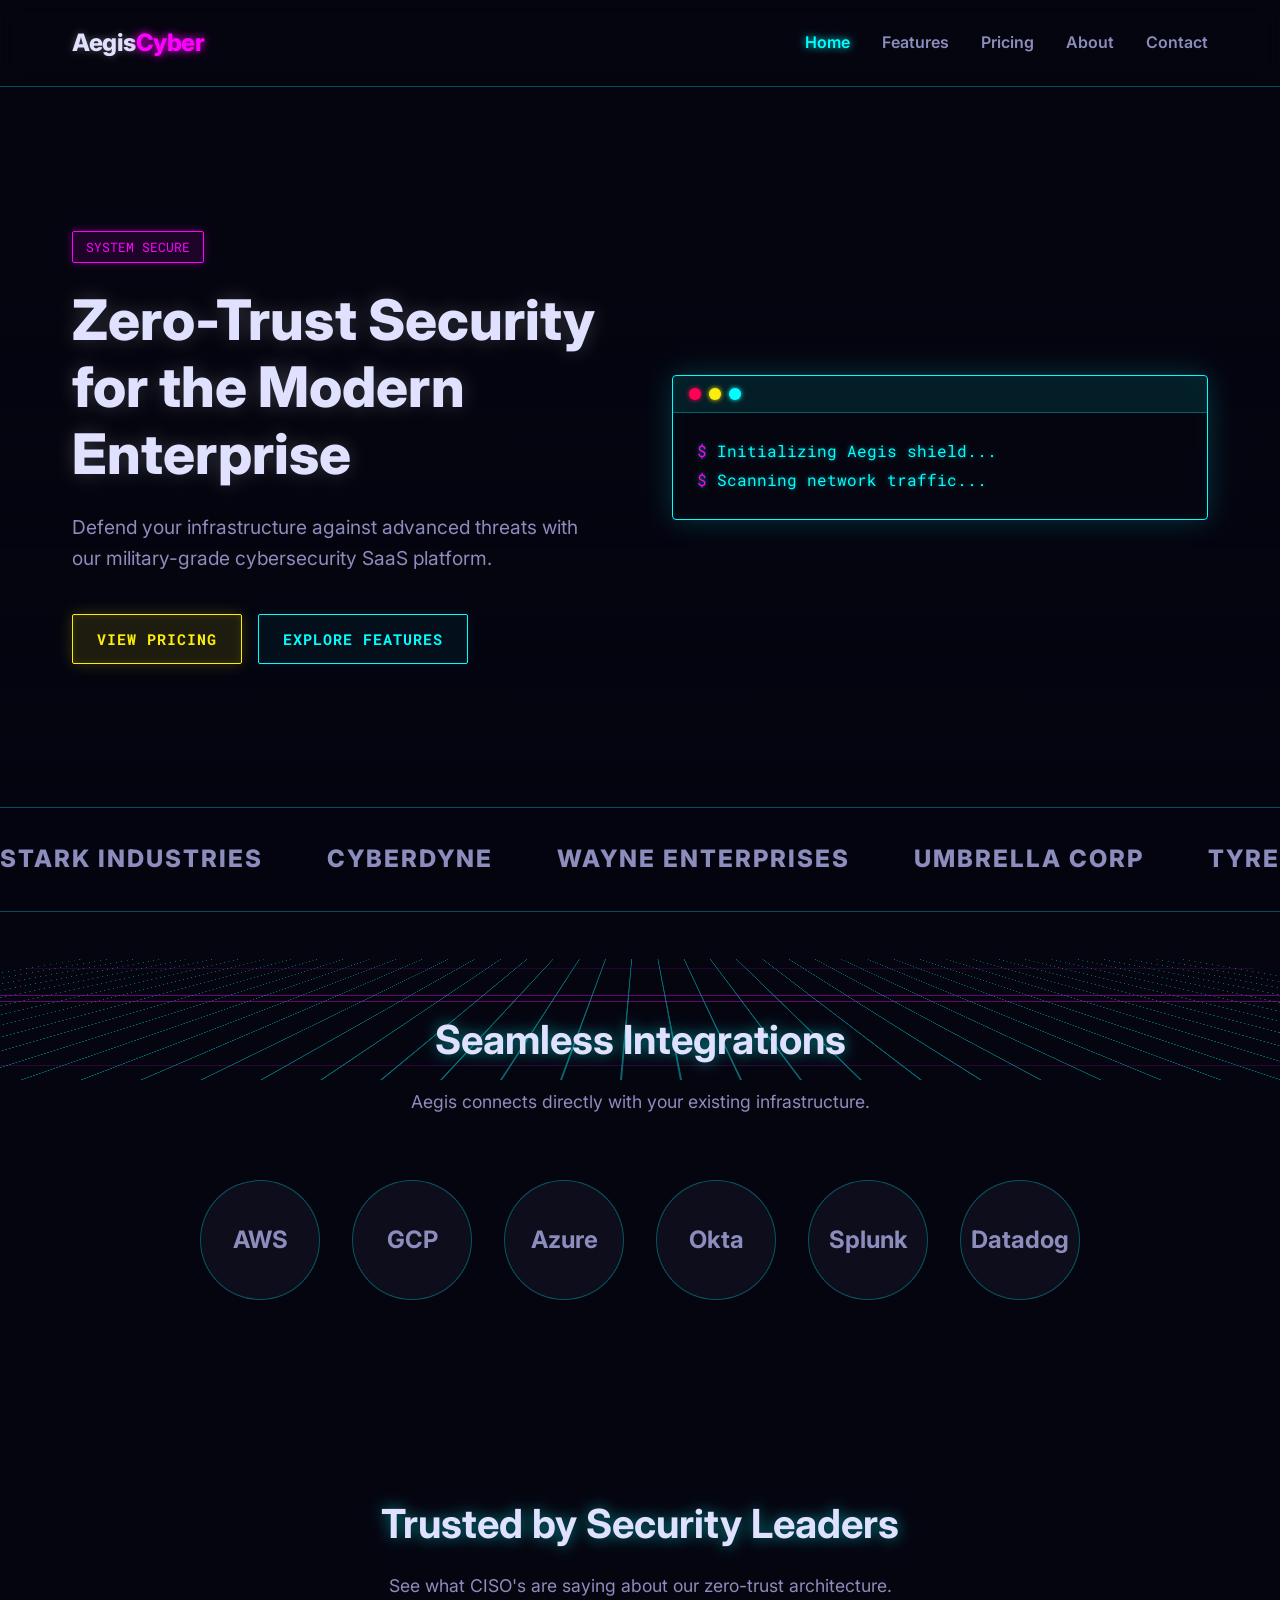
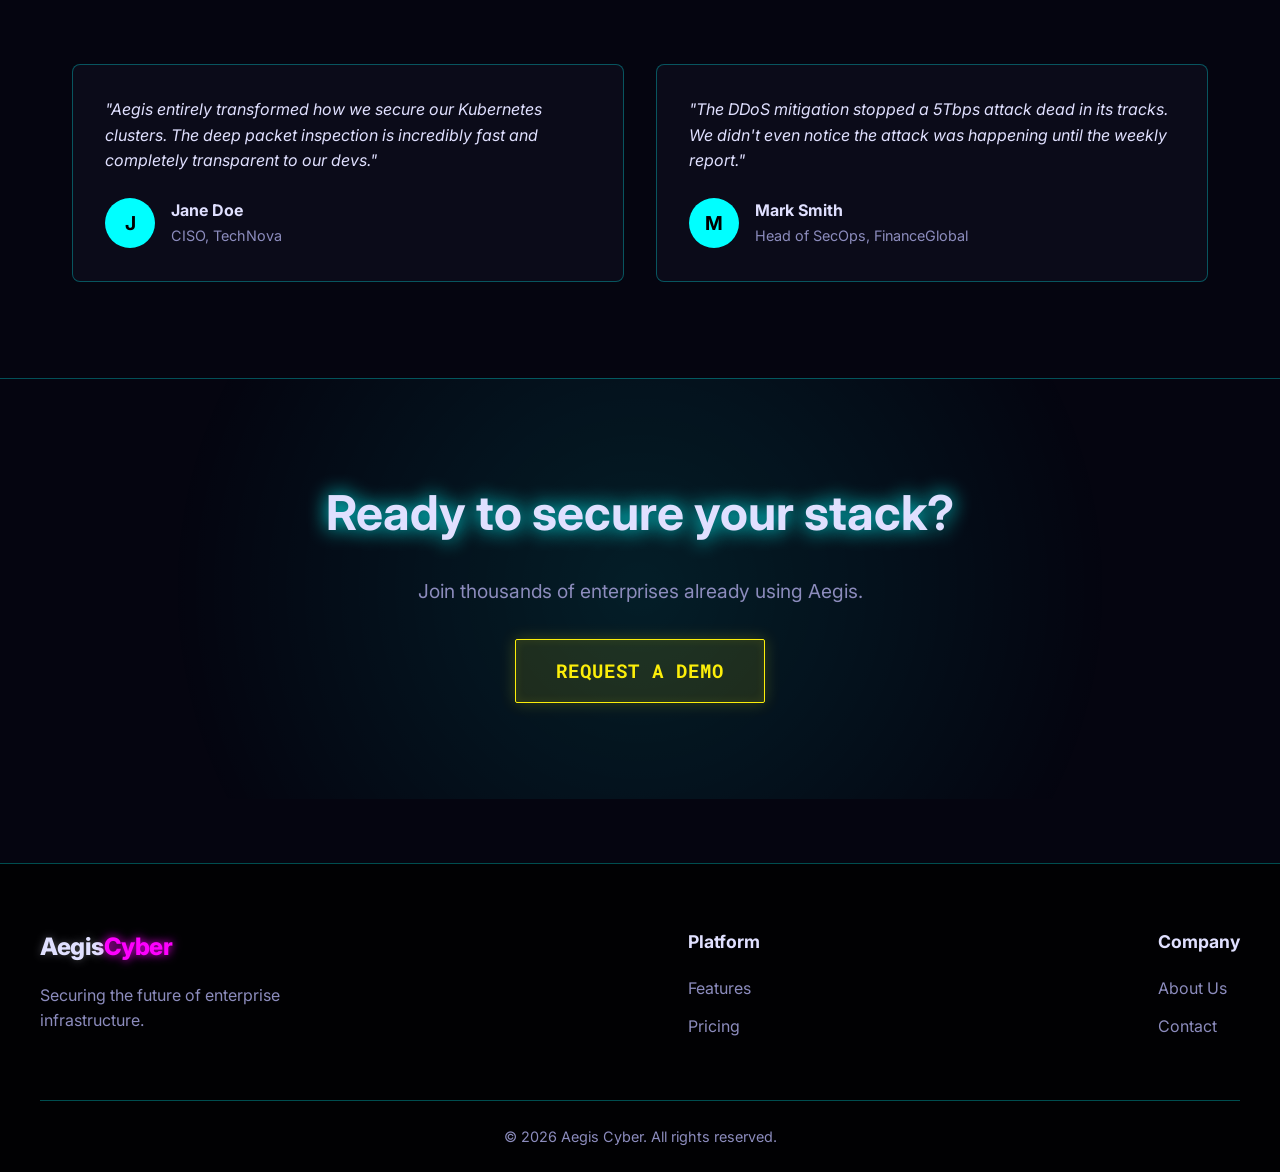
<file: index.html>
<!DOCTYPE html>
<html lang="en">
<head>
    <meta charset="UTF-8">
    <meta name="viewport" content="width=device-width, initial-scale=1.0">
    <title>Aegis Cyber - Enterprise Security</title>
    <link href="https://fonts.googleapis.com/css2?family=Roboto+Mono:wght@400;700&family=Inter:wght@400;600;800&display=swap" rel="stylesheet">
    <link rel="stylesheet" href="styles.css">
</head>
<body>
    <nav class="navbar">
        <div class="nav-container">
            <a href="index.html" class="logo">Aegis<span>Cyber</span></a>
            <ul class="nav-links">
                <li><a href="index.html" class="active">Home</a></li>
                <li><a href="features.html">Features</a></li>
                <li><a href="pricing.html">Pricing</a></li>
                <li><a href="about.html">About</a></li>
                <li><a href="contact.html">Contact</a></li>
            </ul>
        </div>
    </nav>

    <header class="hero">
        <div class="hero-content fade-in">
            <div class="badge">SYSTEM SECURE</div>
            <h1>Zero-Trust Security for the Modern Enterprise</h1>
            <p>Defend your infrastructure against advanced threats with our military-grade cybersecurity SaaS platform.</p>
            <div class="hero-actions">
                <a href="pricing.html" class="btn btn-primary">View Pricing</a>
                <a href="features.html" class="btn btn-outline">Explore Features</a>
            </div>
        </div>
        <div class="hero-visual fade-in">
            <div class="terminal-window">
                <div class="terminal-header">
                    <span class="dot red"></span>
                    <span class="dot yellow"></span>
                    <span class="dot green"></span>
                </div>
                <div class="terminal-body" id="typewriter">
                    <!-- Script.js will populate this -->
                </div>
            </div>
        </div>
    </header>

    <!-- Trusted By / Logo Ticker -->
    <div class="logo-ticker slide-up">
        <div class="ticker-track">
            <div>
                <span>Stark Industries</span>
                <span>Cyberdyne</span>
                <span>Wayne Enterprises</span>
                <span>Umbrella Corp</span>
                <span>Tyrell Corp</span>
            </div>
            <div>
                <span>Stark Industries</span>
                <span>Cyberdyne</span>
                <span>Wayne Enterprises</span>
                <span>Umbrella Corp</span>
                <span>Tyrell Corp</span>
            </div>
        </div>
    </div>

    <!-- Integrations -->
    <section class="page-section slide-up">
        <div class="section-header">
            <h2>Seamless Integrations</h2>
            <p>Aegis connects directly with your existing infrastructure.</p>
        </div>
        <div class="integrations-grid">
            <div class="integration-item">AWS</div>
            <div class="integration-item">GCP</div>
            <div class="integration-item">Azure</div>
            <div class="integration-item">Okta</div>
            <div class="integration-item">Splunk</div>
            <div class="integration-item">Datadog</div>
        </div>
    </section>

    <!-- Testimonials -->
    <section class="page-section slide-up">
        <div class="section-header">
            <h2>Trusted by Security Leaders</h2>
            <p>See what CISO's are saying about our zero-trust architecture.</p>
        </div>
        <div class="testimonials-grid">
            <div class="testimonial-card">
                <p>"Aegis entirely transformed how we secure our Kubernetes clusters. The deep packet inspection is incredibly fast and completely transparent to our devs."</p>
                <div class="testimonial-author">
                    <div class="author-avatar">J</div>
                    <div>
                        <strong>Jane Doe</strong><br>
                        <span style="color: var(--text-secondary); font-size: 0.9rem;">CISO, TechNova</span>
                    </div>
                </div>
            </div>
            <div class="testimonial-card">
                <p>"The DDoS mitigation stopped a 5Tbps attack dead in its tracks. We didn't even notice the attack was happening until the weekly report."</p>
                <div class="testimonial-author">
                    <div class="author-avatar">M</div>
                    <div>
                        <strong>Mark Smith</strong><br>
                        <span style="color: var(--text-secondary); font-size: 0.9rem;">Head of SecOps, FinanceGlobal</span>
                    </div>
                </div>
            </div>
        </div>
    </section>

    <!-- Final CTA -->
    <section class="cta-section slide-up">
        <h2>Ready to secure your stack?</h2>
        <p style="color: var(--text-secondary); margin-bottom: 2rem; font-size: 1.2rem;">Join thousands of enterprises already using Aegis.</p>
        <a href="contact.html" class="btn btn-primary" style="font-size: 1.2rem; padding: 1rem 2.5rem;">Request a Demo</a>
    </section>

    <footer>
        <div class="footer-content">
            <div class="footer-brand">
                <a href="index.html" class="logo">Aegis<span>Cyber</span></a>
                <p>Securing the future of enterprise infrastructure.</p>
            </div>
            <div class="footer-links">
                <h4>Platform</h4>
                <ul>
                    <li><a href="features.html">Features</a></li>
                    <li><a href="pricing.html">Pricing</a></li>
                </ul>
            </div>
            <div class="footer-links">
                <h4>Company</h4>
                <ul>
                    <li><a href="about.html">About Us</a></li>
                    <li><a href="contact.html">Contact</a></li>
                </ul>
            </div>
        </div>
        <div class="footer-bottom">
            <p>&copy; 2026 Aegis Cyber. All rights reserved.</p>
        </div>
    </footer>

    <script src="script.js"></script>
</body>
</html>
</file>
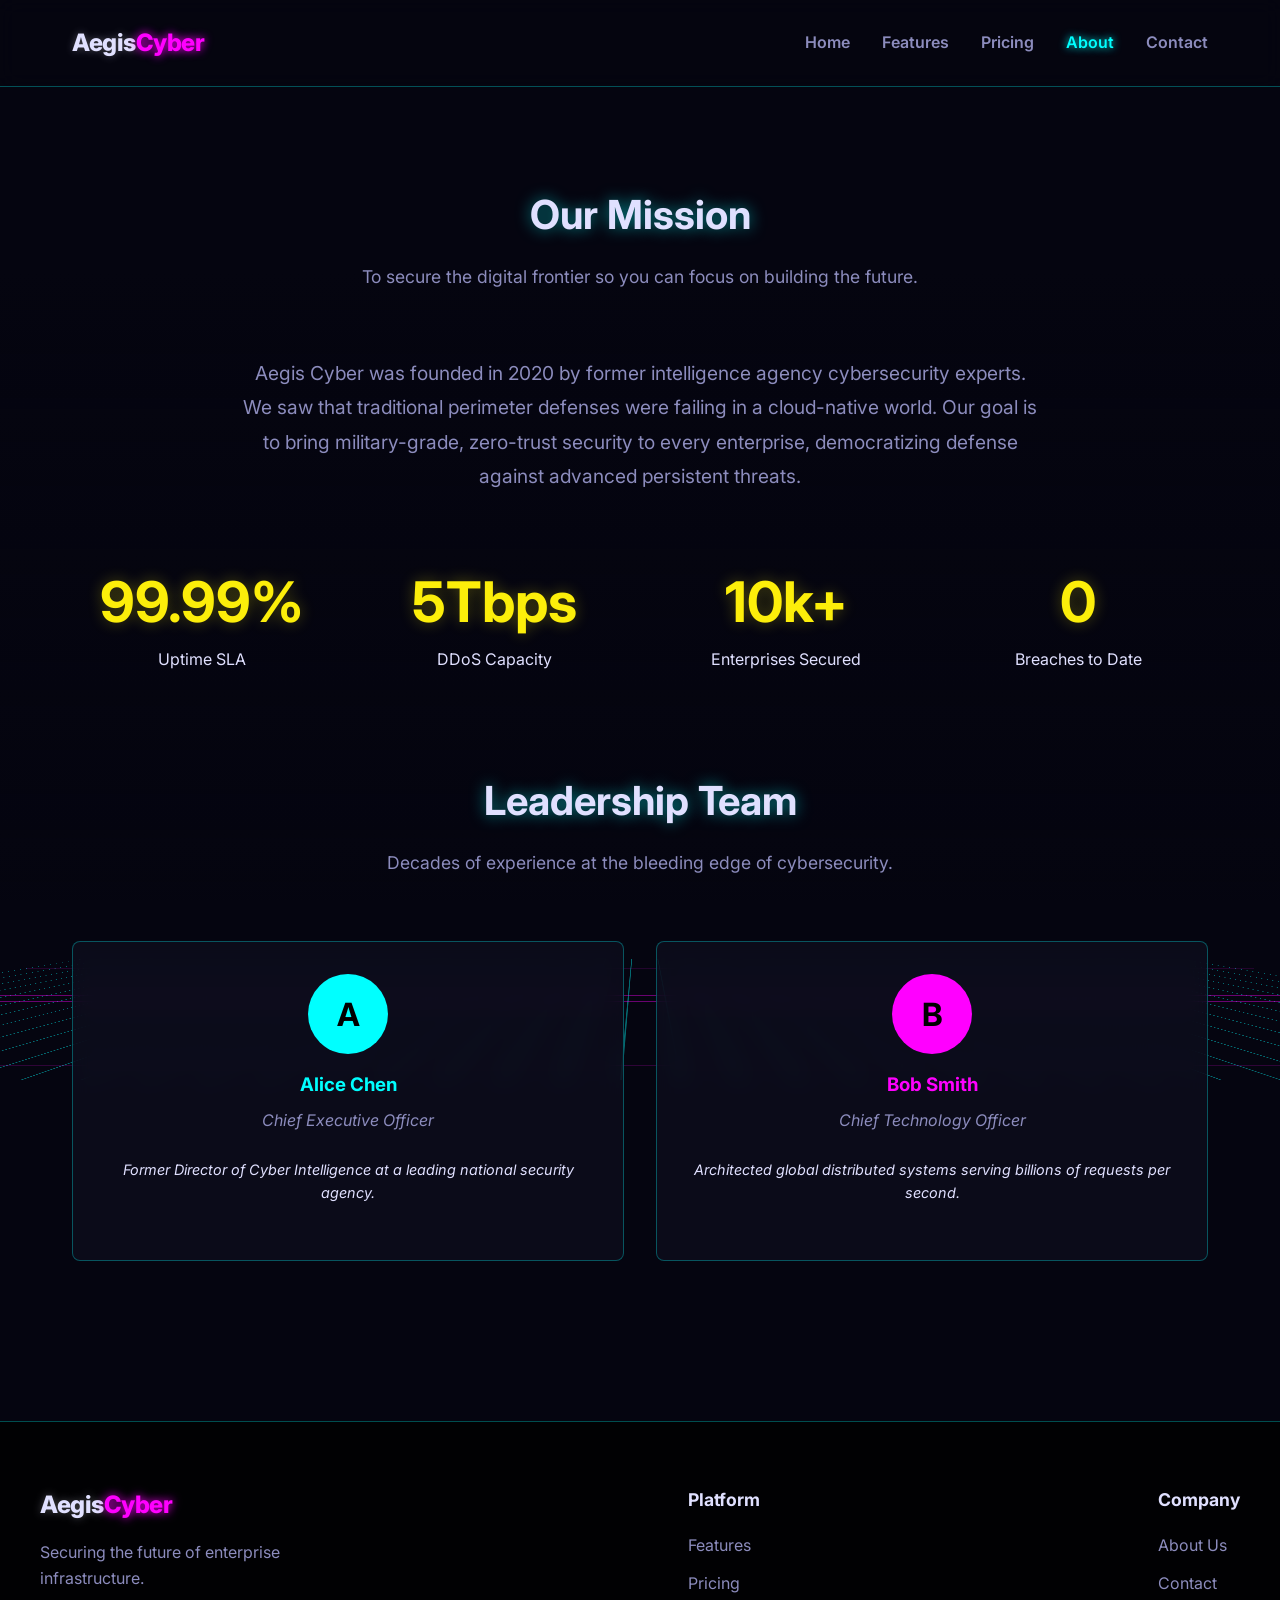
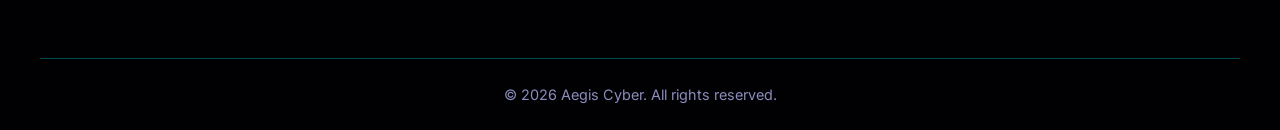
<file: about.html>
<!DOCTYPE html>
<html lang="en">
<head>
    <meta charset="UTF-8">
    <meta name="viewport" content="width=device-width, initial-scale=1.0">
    <title>About Us - Aegis Cyber</title>
    <link href="https://fonts.googleapis.com/css2?family=Roboto+Mono:wght@400;700&family=Inter:wght@400;600;800&display=swap" rel="stylesheet">
    <link rel="stylesheet" href="styles.css">
</head>
<body>
    <nav class="navbar">
        <div class="nav-container">
            <a href="index.html" class="logo">Aegis<span>Cyber</span></a>
            <ul class="nav-links">
                <li><a href="index.html">Home</a></li>
                <li><a href="features.html">Features</a></li>
                <li><a href="pricing.html">Pricing</a></li>
                <li><a href="about.html" class="active">About</a></li>
                <li><a href="contact.html">Contact</a></li>
            </ul>
        </div>
    </nav>

    <section class="page-section slide-up">
        <div class="section-header">
            <h2>Our Mission</h2>
            <p>To secure the digital frontier so you can focus on building the future.</p>
        </div>

        <div style="max-width: 800px; margin: 0 auto 4rem auto; text-align: center; color: var(--text-secondary); font-size: 1.2rem; line-height: 1.8;">
            Aegis Cyber was founded in 2020 by former intelligence agency cybersecurity experts. We saw that traditional perimeter defenses were failing in a cloud-native world. Our goal is to bring military-grade, zero-trust security to every enterprise, democratizing defense against advanced persistent threats.
        </div>

        <div class="stats-grid fade-in">
            <div class="stat-item">
                <h3>99.99%</h3>
                <p>Uptime SLA</p>
            </div>
            <div class="stat-item">
                <h3>5Tbps</h3>
                <p>DDoS Capacity</p>
            </div>
            <div class="stat-item">
                <h3>10k+</h3>
                <p>Enterprises Secured</p>
            </div>
            <div class="stat-item">
                <h3>0</h3>
                <p>Breaches to Date</p>
            </div>
        </div>

        <div class="section-header" style="margin-top: 6rem;">
            <h2>Leadership Team</h2>
            <p>Decades of experience at the bleeding edge of cybersecurity.</p>
        </div>

        <div class="testimonials-grid slide-up">
            <div class="testimonial-card" style="text-align: center;">
                <div class="author-avatar" style="margin: 0 auto 1rem auto; width: 80px; height: 80px; font-size: 2rem;">A</div>
                <h3 style="color: var(--accent-primary); margin-bottom: 0.5rem;">Alice Chen</h3>
                <p style="color: var(--text-secondary);">Chief Executive Officer</p>
                <p style="font-size: 0.9rem;">Former Director of Cyber Intelligence at a leading national security agency.</p>
            </div>
            <div class="testimonial-card" style="text-align: center;">
                <div class="author-avatar" style="margin: 0 auto 1rem auto; width: 80px; height: 80px; font-size: 2rem; background: var(--accent-secondary);">B</div>
                <h3 style="color: var(--accent-secondary); margin-bottom: 0.5rem;">Bob Smith</h3>
                <p style="color: var(--text-secondary);">Chief Technology Officer</p>
                <p style="font-size: 0.9rem;">Architected global distributed systems serving billions of requests per second.</p>
            </div>
        </div>
    </section>

    <footer>
        <div class="footer-content">
            <div class="footer-brand">
                <a href="index.html" class="logo">Aegis<span>Cyber</span></a>
                <p>Securing the future of enterprise infrastructure.</p>
            </div>
            <div class="footer-links">
                <h4>Platform</h4>
                <ul>
                    <li><a href="features.html">Features</a></li>
                    <li><a href="pricing.html">Pricing</a></li>
                </ul>
            </div>
            <div class="footer-links">
                <h4>Company</h4>
                <ul>
                    <li><a href="about.html">About Us</a></li>
                    <li><a href="contact.html">Contact</a></li>
                </ul>
            </div>
        </div>
        <div class="footer-bottom">
            <p>&copy; 2026 Aegis Cyber. All rights reserved.</p>
        </div>
    </footer>

    <script src="script.js"></script>
</body>
</html>
</file>
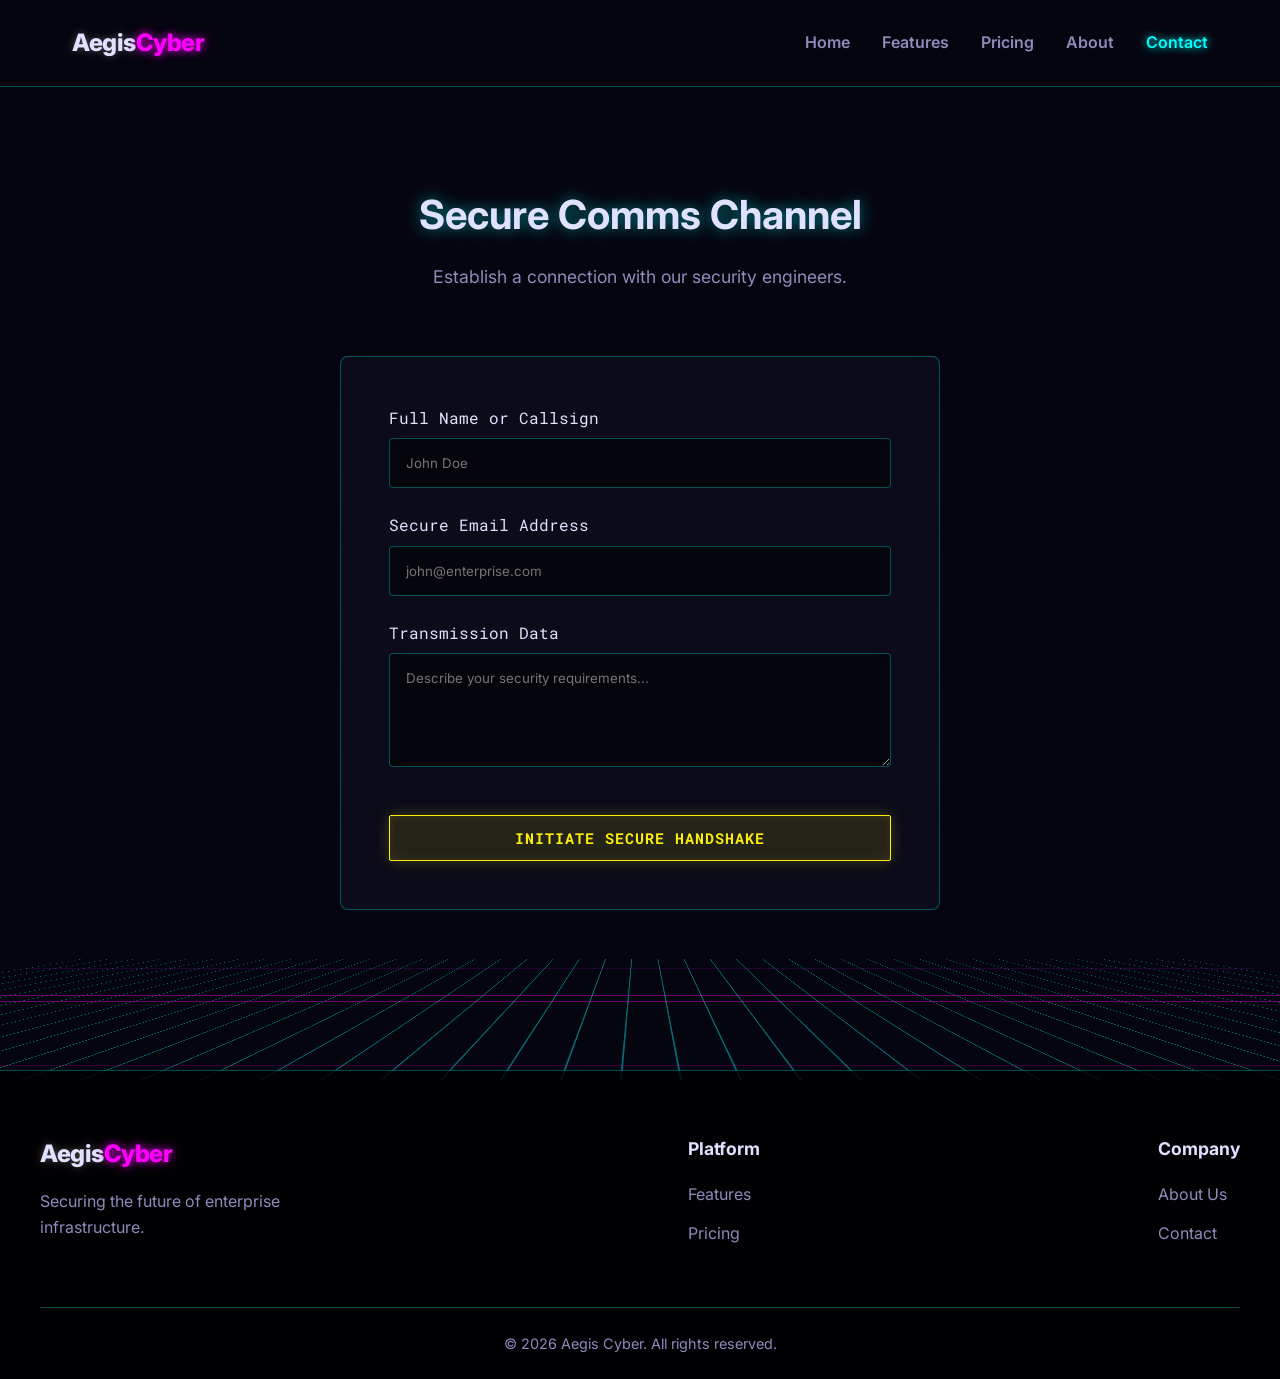
<file: contact.html>
<!DOCTYPE html>
<html lang="en">
<head>
    <meta charset="UTF-8">
    <meta name="viewport" content="width=device-width, initial-scale=1.0">
    <title>Contact Us - Aegis Cyber</title>
    <link href="https://fonts.googleapis.com/css2?family=Roboto+Mono:wght@400;700&family=Inter:wght@400;600;800&display=swap" rel="stylesheet">
    <link rel="stylesheet" href="styles.css">
</head>
<body>
    <nav class="navbar">
        <div class="nav-container">
            <a href="index.html" class="logo">Aegis<span>Cyber</span></a>
            <ul class="nav-links">
                <li><a href="index.html">Home</a></li>
                <li><a href="features.html">Features</a></li>
                <li><a href="pricing.html">Pricing</a></li>
                <li><a href="about.html">About</a></li>
                <li><a href="contact.html" class="active">Contact</a></li>
            </ul>
        </div>
    </nav>

    <section class="page-section slide-up">
        <div class="section-header">
            <h2>Secure Comms Channel</h2>
            <p>Establish a connection with our security engineers.</p>
        </div>

        <div class="contact-container">
            <form id="contactForm" novalidate>
                <div class="form-group">
                    <label for="name">Full Name or Callsign</label>
                    <input type="text" id="name" placeholder="John Doe">
                    <div class="form-error">This field is required.</div>
                </div>
                <div class="form-group">
                    <label for="email">Secure Email Address</label>
                    <input type="email" id="email" placeholder="john@enterprise.com">
                    <div class="form-error">Please enter a valid email address.</div>
                </div>
                <div class="form-group">
                    <label for="message">Transmission Data</label>
                    <textarea id="message" rows="5" placeholder="Describe your security requirements..."></textarea>
                    <div class="form-error">Message cannot be empty.</div>
                </div>
                <button type="submit" class="btn btn-primary" style="width: 100%; margin-top: 1rem;">Initiate Secure Handshake</button>
            </form>
        </div>
    </section>

    <footer>
        <div class="footer-content">
            <div class="footer-brand">
                <a href="index.html" class="logo">Aegis<span>Cyber</span></a>
                <p>Securing the future of enterprise infrastructure.</p>
            </div>
            <div class="footer-links">
                <h4>Platform</h4>
                <ul>
                    <li><a href="features.html">Features</a></li>
                    <li><a href="pricing.html">Pricing</a></li>
                </ul>
            </div>
            <div class="footer-links">
                <h4>Company</h4>
                <ul>
                    <li><a href="about.html">About Us</a></li>
                    <li><a href="contact.html">Contact</a></li>
                </ul>
            </div>
        </div>
        <div class="footer-bottom">
            <p>&copy; 2026 Aegis Cyber. All rights reserved.</p>
        </div>
    </footer>

    <script src="script.js"></script>
</body>
</html>
</file>
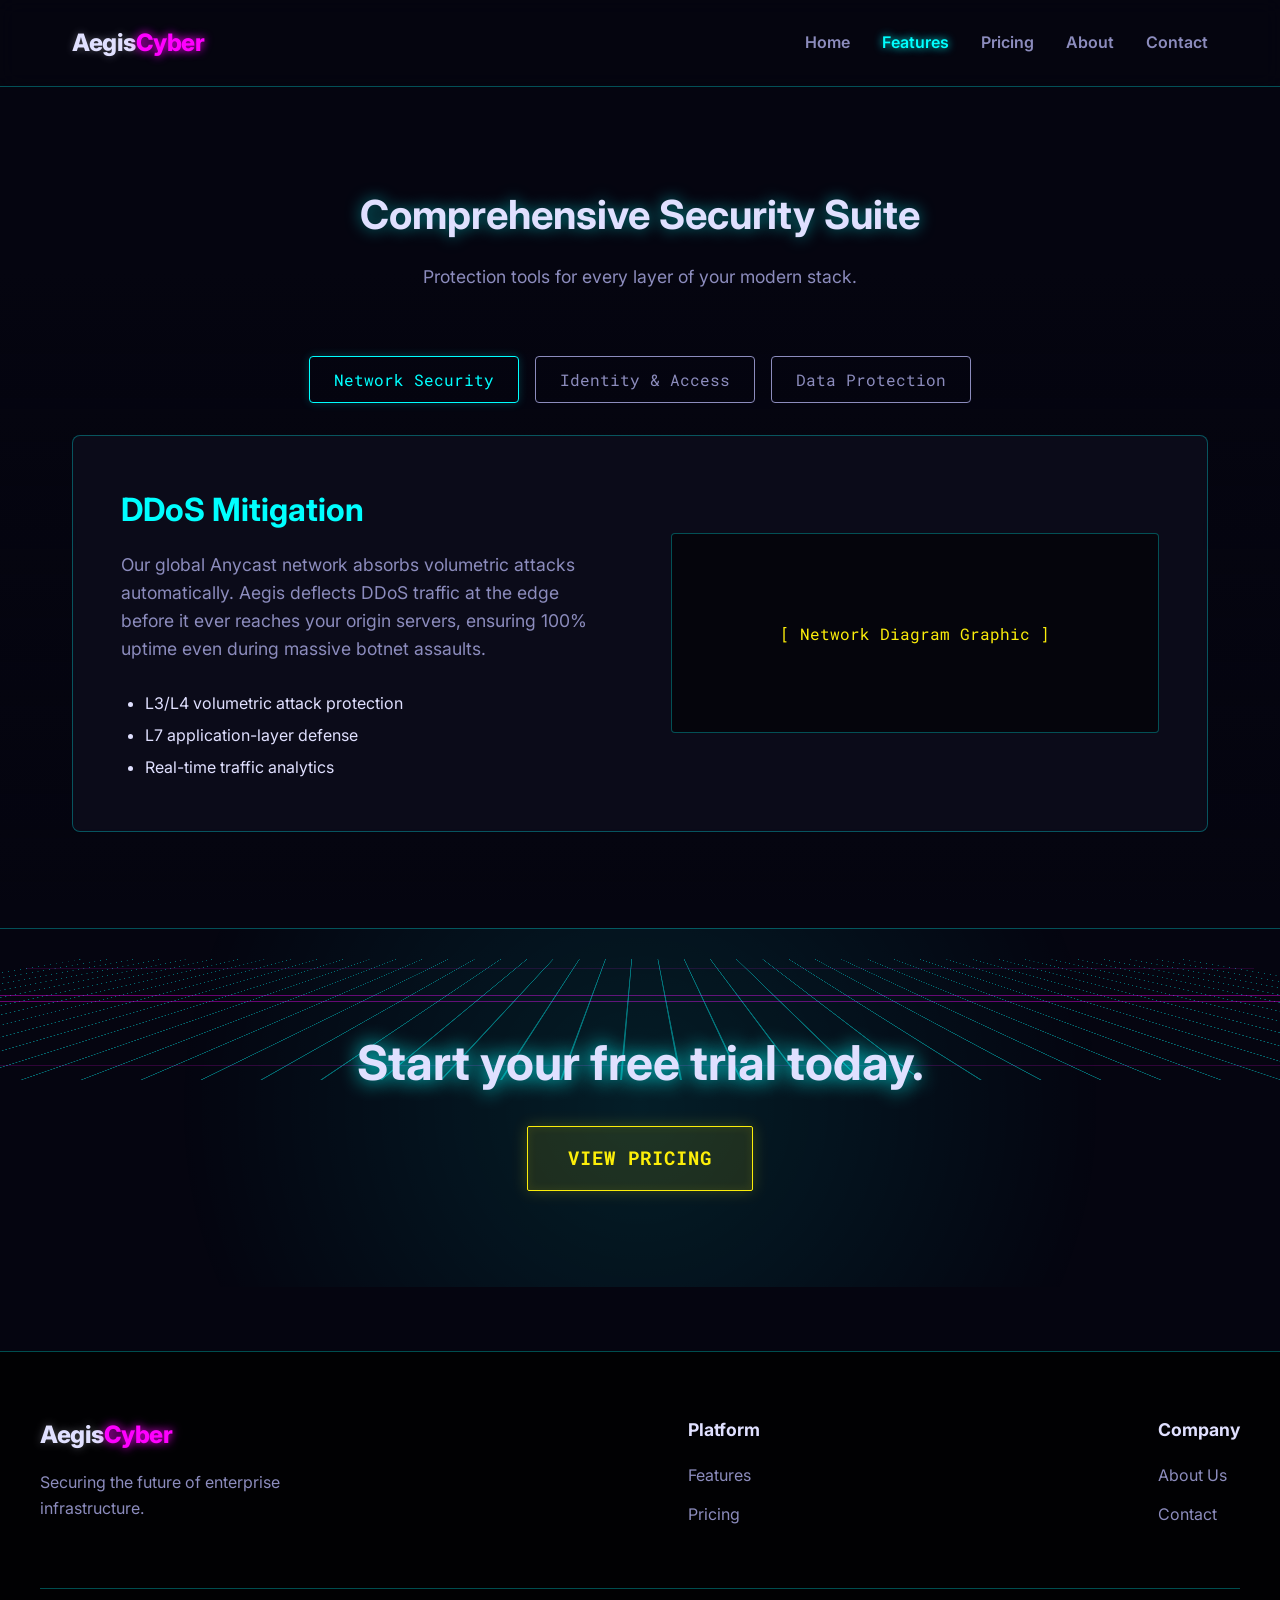
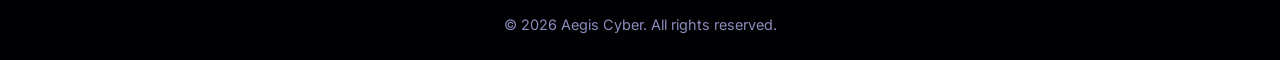
<file: features.html>
<!DOCTYPE html>
<html lang="en">
<head>
    <meta charset="UTF-8">
    <meta name="viewport" content="width=device-width, initial-scale=1.0">
    <title>Features - Aegis Cyber</title>
    <link href="https://fonts.googleapis.com/css2?family=Roboto+Mono:wght@400;700&family=Inter:wght@400;600;800&display=swap" rel="stylesheet">
    <link rel="stylesheet" href="styles.css">
</head>
<body>
    <nav class="navbar">
        <div class="nav-container">
            <a href="index.html" class="logo">Aegis<span>Cyber</span></a>
            <ul class="nav-links">
                <li><a href="index.html">Home</a></li>
                <li><a href="features.html" class="active">Features</a></li>
                <li><a href="pricing.html">Pricing</a></li>
                <li><a href="about.html">About</a></li>
                <li><a href="contact.html">Contact</a></li>
            </ul>
        </div>
    </nav>

    <section class="page-section slide-up">
        <div class="section-header">
            <h2>Comprehensive Security Suite</h2>
            <p>Protection tools for every layer of your modern stack.</p>
        </div>

        <div class="tabs-container">
            <div class="tab-buttons">
                <button class="tab-btn active" data-target="tab-network">Network Security</button>
                <button class="tab-btn" data-target="tab-identity">Identity & Access</button>
                <button class="tab-btn" data-target="tab-data">Data Protection</button>
            </div>

            <div id="tab-network" class="tab-content active">
                <div class="feature-deep-dive">
                    <div class="text-content">
                        <h3 style="color: var(--accent-primary); font-size: 2rem; margin-bottom: 1rem;">DDoS Mitigation</h3>
                        <p style="color: var(--text-secondary); margin-bottom: 1.5rem; font-size: 1.1rem;">
                            Our global Anycast network absorbs volumetric attacks automatically. Aegis deflects DDoS traffic at the edge before it ever reaches your origin servers, ensuring 100% uptime even during massive botnet assaults.
                        </p>
                        <ul style="color: var(--text-primary); margin-left: 1.5rem; line-height: 2;">
                            <li>L3/L4 volumetric attack protection</li>
                            <li>L7 application-layer defense</li>
                            <li>Real-time traffic analytics</li>
                        </ul>
                    </div>
                    <div class="visual-content">
                        [ Network Diagram Graphic ]
                    </div>
                </div>
            </div>

            <div id="tab-identity" class="tab-content">
                <div class="feature-deep-dive">
                    <div class="text-content">
                        <h3 style="color: var(--accent-tertiary); font-size: 2rem; margin-bottom: 1rem;">Zero-Trust Architecture</h3>
                        <p style="color: var(--text-secondary); margin-bottom: 1.5rem; font-size: 1.1rem;">
                            Never trust, always verify. Enforce strict access policies across your entire organizational infrastructure. Seamlessly integrate with your existing SSO providers like Okta, Azure AD, and Google Workspace.
                        </p>
                        <ul style="color: var(--text-primary); margin-left: 1.5rem; line-height: 2;">
                            <li>Multi-Factor Authentication (MFA)</li>
                            <li>Role-Based Access Control (RBAC)</li>
                            <li>Continuous authorization</li>
                        </ul>
                    </div>
                    <div class="visual-content" style="border-color: rgba(252, 238, 10, 0.3);">
                        [ Identity Access Flow Graphic ]
                    </div>
                </div>
            </div>

            <div id="tab-data" class="tab-content">
                <div class="feature-deep-dive">
                    <div class="text-content">
                        <h3 style="color: var(--accent-secondary); font-size: 2rem; margin-bottom: 1rem;">End-to-End Encryption</h3>
                        <p style="color: var(--text-secondary); margin-bottom: 1.5rem; font-size: 1.1rem;">
                            All data is encrypted at rest and in transit using AES-256 standards. Our quantum-resistant key management system ensures your sensitive information remains completely unreadable to unauthorized parties, forever.
                        </p>
                        <ul style="color: var(--text-primary); margin-left: 1.5rem; line-height: 2;">
                            <li>AES-256 military-grade encryption</li>
                            <li>Bring Your Own Key (BYOK) support</li>
                            <li>Hardware Security Module (HSM) backed</li>
                        </ul>
                    </div>
                    <div class="visual-content" style="border-color: rgba(255, 0, 255, 0.3);">
                        [ Encryption Matrix Graphic ]
                    </div>
                </div>
            </div>
        </div>
    </section>

    <!-- Final CTA -->
    <section class="cta-section slide-up">
        <h2>Start your free trial today.</h2>
        <a href="pricing.html" class="btn btn-primary" style="font-size: 1.2rem; padding: 1rem 2.5rem;">View Pricing</a>
    </section>

    <footer>
        <div class="footer-content">
            <div class="footer-brand">
                <a href="index.html" class="logo">Aegis<span>Cyber</span></a>
                <p>Securing the future of enterprise infrastructure.</p>
            </div>
            <div class="footer-links">
                <h4>Platform</h4>
                <ul>
                    <li><a href="features.html">Features</a></li>
                    <li><a href="pricing.html">Pricing</a></li>
                </ul>
            </div>
            <div class="footer-links">
                <h4>Company</h4>
                <ul>
                    <li><a href="about.html">About Us</a></li>
                    <li><a href="contact.html">Contact</a></li>
                </ul>
            </div>
        </div>
        <div class="footer-bottom">
            <p>&copy; 2026 Aegis Cyber. All rights reserved.</p>
        </div>
    </footer>

    <script src="script.js"></script>
</body>
</html>
</file>
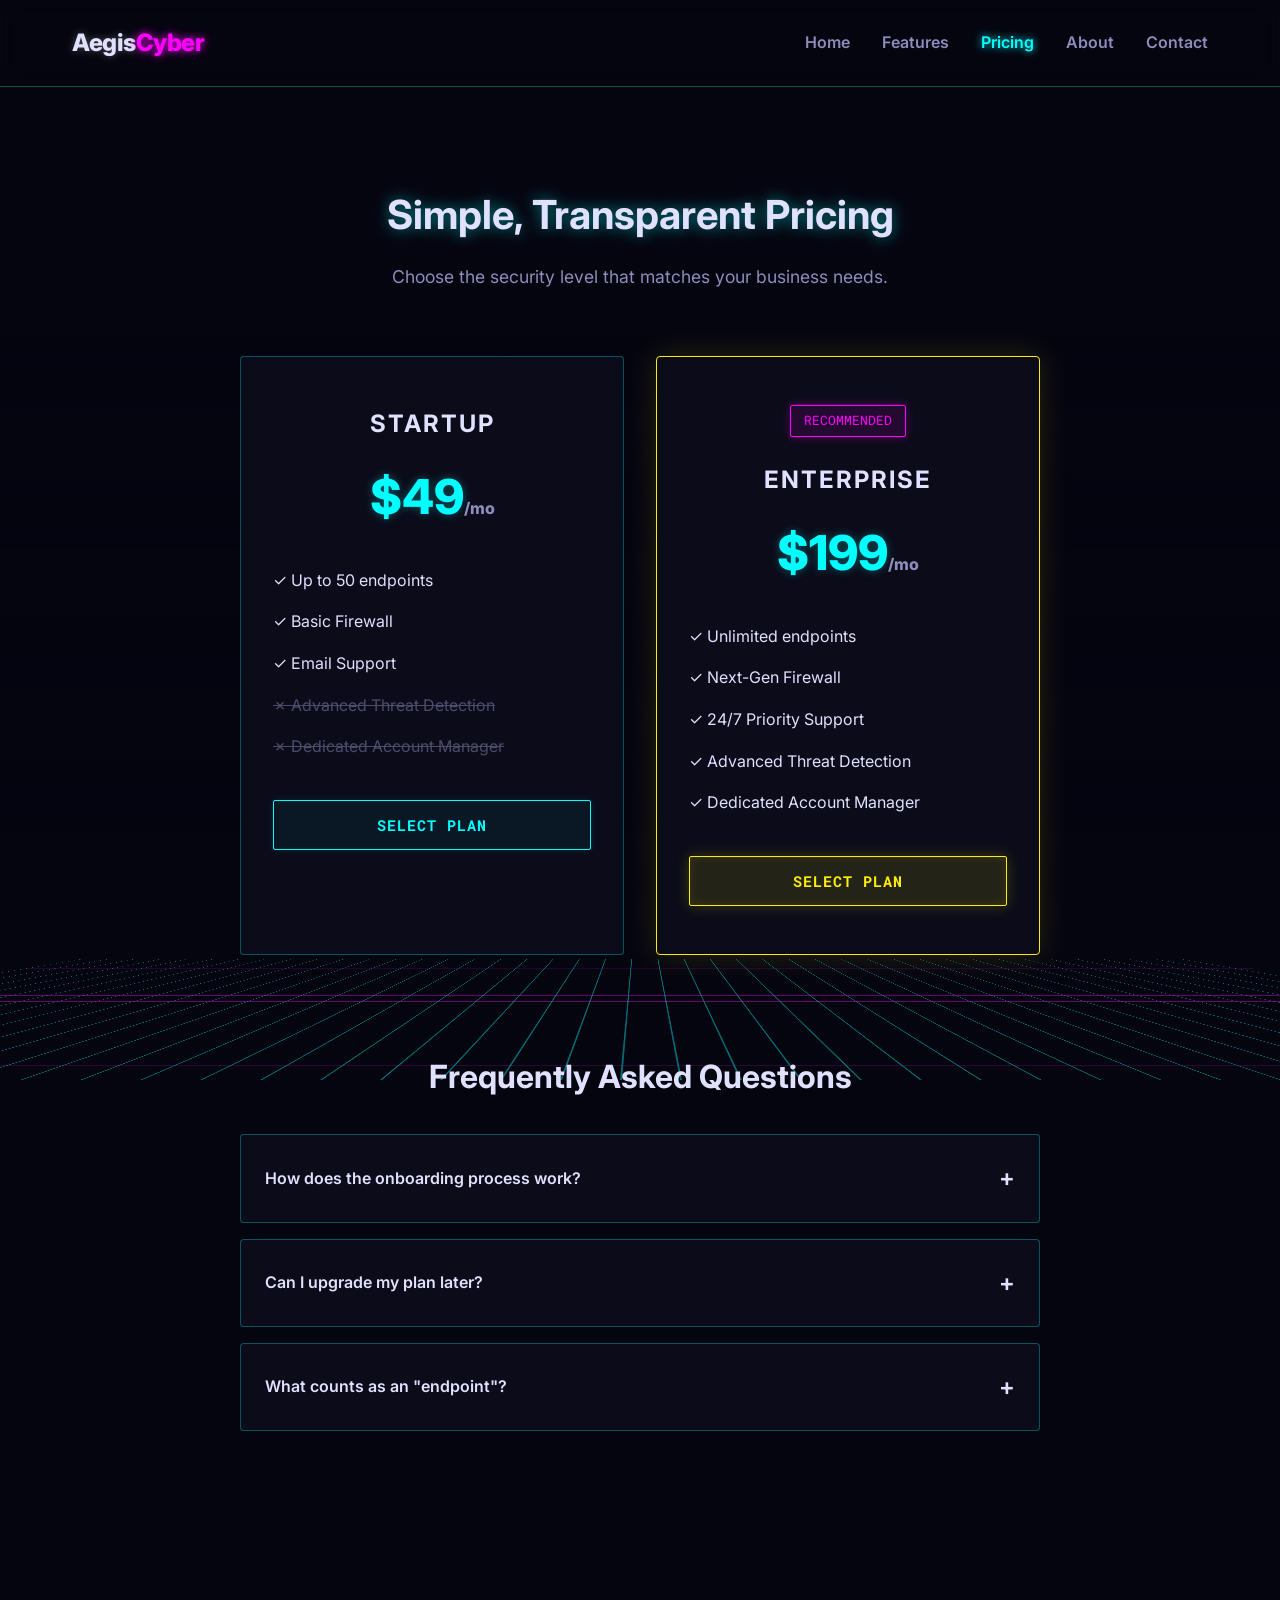
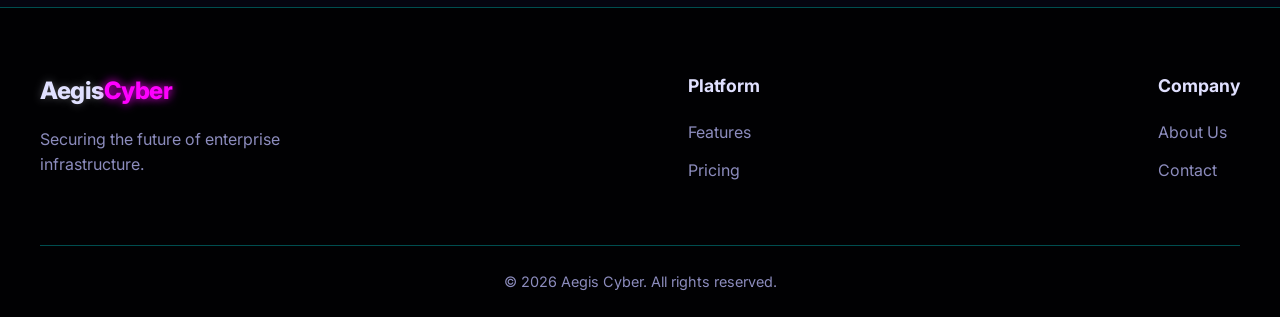
<file: pricing.html>
<!DOCTYPE html>
<html lang="en">
<head>
    <meta charset="UTF-8">
    <meta name="viewport" content="width=device-width, initial-scale=1.0">
    <title>Pricing - Aegis Cyber</title>
    <link href="https://fonts.googleapis.com/css2?family=Roboto+Mono:wght@400;700&family=Inter:wght@400;600;800&display=swap" rel="stylesheet">
    <link rel="stylesheet" href="styles.css">
</head>
<body>
    <nav class="navbar">
        <div class="nav-container">
            <a href="index.html" class="logo">Aegis<span>Cyber</span></a>
            <ul class="nav-links">
                <li><a href="index.html">Home</a></li>
                <li><a href="features.html">Features</a></li>
                <li><a href="pricing.html" class="active">Pricing</a></li>
                <li><a href="about.html">About</a></li>
                <li><a href="contact.html">Contact</a></li>
            </ul>
        </div>
    </nav>

    <section class="page-section slide-up">
        <div class="section-header">
            <h2>Simple, Transparent Pricing</h2>
            <p>Choose the security level that matches your business needs.</p>
        </div>
        <div class="pricing-grid">
            <div class="pricing-card">
                <h3>Startup</h3>
                <div class="price">$49<span>/mo</span></div>
                <ul class="pricing-features">
                    <li>✓ Up to 50 endpoints</li>
                    <li>✓ Basic Firewall</li>
                    <li>✓ Email Support</li>
                    <li class="disabled">✗ Advanced Threat Detection</li>
                    <li class="disabled">✗ Dedicated Account Manager</li>
                </ul>
                <a href="contact.html" class="btn btn-outline">Select Plan</a>
            </div>
            <div class="pricing-card featured">
                <div class="badge">RECOMMENDED</div>
                <h3>Enterprise</h3>
                <div class="price">$199<span>/mo</span></div>
                <ul class="pricing-features">
                    <li>✓ Unlimited endpoints</li>
                    <li>✓ Next-Gen Firewall</li>
                    <li>✓ 24/7 Priority Support</li>
                    <li>✓ Advanced Threat Detection</li>
                    <li>✓ Dedicated Account Manager</li>
                </ul>
                <a href="contact.html" class="btn btn-primary">Select Plan</a>
            </div>
        </div>
        
        <!-- FAQ Accordion -->
        <div class="faq-section fade-in">
            <h2 style="text-align: center; margin-bottom: 2rem; font-size: 2rem;">Frequently Asked Questions</h2>
            
            <div class="accordion-item">
                <div class="accordion-header">
                    <span>How does the onboarding process work?</span>
                    <span class="accordion-icon">+</span>
                </div>
                <div class="accordion-content">
                    Our team of security engineers will work directly with you to integrate Aegis into your existing stack. Typical onboarding takes less than 48 hours with zero downtime for your services.
                </div>
            </div>

            <div class="accordion-item">
                <div class="accordion-header">
                    <span>Can I upgrade my plan later?</span>
                    <span class="accordion-icon">+</span>
                </div>
                <div class="accordion-content">
                    Absolutely. You can scale up to the Enterprise tier at any time from your dashboard. Your billing will be pro-rated for the remainder of the month.
                </div>
            </div>

            <div class="accordion-item">
                <div class="accordion-header">
                    <span>What counts as an "endpoint"?</span>
                    <span class="accordion-icon">+</span>
                </div>
                <div class="accordion-content">
                    An endpoint is any physical or virtual device that connects directly to your secure network perimeter, including employee laptops, cloud servers, and IoT devices.
                </div>
            </div>
        </div>
    </section>

    <footer>
        <div class="footer-content">
            <div class="footer-brand">
                <a href="index.html" class="logo">Aegis<span>Cyber</span></a>
                <p>Securing the future of enterprise infrastructure.</p>
            </div>
            <div class="footer-links">
                <h4>Platform</h4>
                <ul>
                    <li><a href="features.html">Features</a></li>
                    <li><a href="pricing.html">Pricing</a></li>
                </ul>
            </div>
            <div class="footer-links">
                <h4>Company</h4>
                <ul>
                    <li><a href="about.html">About Us</a></li>
                    <li><a href="contact.html">Contact</a></li>
                </ul>
            </div>
        </div>
        <div class="footer-bottom">
            <p>&copy; 2026 Aegis Cyber. All rights reserved.</p>
        </div>
    </footer>

    <script src="script.js"></script>
</body>
</html>
</file>
<file: styles.css>
:root {
    --bg-color: #050510;
    --text-primary: #e0e0ff;
    --text-secondary: #8c8cbd;
    --accent-primary: #00ffff; /* Cyan */
    --accent-secondary: #ff00ff; /* Neon Pink */
    --accent-tertiary: #fcee0a; /* Cyber Yellow */
    --surface-bg: rgba(15, 15, 30, 0.7);
    --border-color: rgba(0, 255, 255, 0.3);
    --font-main: 'Inter', sans-serif;
    --font-mono: 'Roboto Mono', monospace;
}

* { margin: 0; padding: 0; box-sizing: border-box; }

body {
    background-color: var(--bg-color);
    color: var(--text-primary);
    font-family: var(--font-main);
    line-height: 1.6;
    overflow-x: hidden;
    position: relative;
}

/* CYBERPUNK ANIMATED GRID */
body::before {
    content: '';
    position: fixed;
    bottom: -20vh;
    left: -50%;
    width: 200%;
    height: 120vh;
    background-image: 
        linear-gradient(rgba(255, 0, 255, 0.4) 2px, transparent 2px),
        linear-gradient(90deg, rgba(0, 255, 255, 0.4) 2px, transparent 2px);
    background-size: 60px 60px;
    transform-origin: bottom center;
    transform: perspective(800px) rotateX(75deg);
    animation: gridMove 2s linear infinite;
    z-index: -3;
    pointer-events: none;
}

body::after {
    content: '';
    position: fixed;
    top: 0;
    left: 0;
    width: 100vw;
    height: 100vh;
    background: linear-gradient(to top, rgba(5, 5, 16, 0.1) 0%, var(--bg-color) 70%);
    z-index: -2;
    pointer-events: none;
}

@keyframes gridMove {
    0% { background-position: 0 0; }
    100% { background-position: 0 60px; }
}

.mt-3 { margin-top: 1.5rem; }

/* Navigation */
.navbar {
    padding: 1.5rem 0;
    border-bottom: 1px solid var(--border-color);
    background: rgba(5, 5, 16, 0.8);
    backdrop-filter: blur(10px);
    position: sticky;
    top: 0;
    z-index: 100;
}

.nav-container {
    max-width: 1200px;
    margin: 0 auto;
    display: flex;
    justify-content: space-between;
    align-items: center;
    padding: 0 2rem;
}

.logo {
    font-size: 1.5rem;
    font-weight: 800;
    color: var(--text-primary);
    text-decoration: none;
    letter-spacing: -0.5px;
    text-shadow: 0 0 8px rgba(255, 255, 255, 0.3);
}

.logo span { 
    color: var(--accent-secondary);
    text-shadow: 0 0 10px var(--accent-secondary);
}

.nav-links {
    list-style: none;
    display: flex;
    gap: 2rem;
}

.nav-links a {
    color: var(--text-secondary);
    text-decoration: none;
    font-weight: 600;
    transition: color 0.3s ease, text-shadow 0.3s ease;
}

.nav-links a:hover, .nav-links a.active {
    color: var(--accent-primary);
    text-shadow: 0 0 8px var(--accent-primary);
}

/* Buttons */
.btn {
    padding: 0.75rem 1.5rem;
    border-radius: 2px;
    text-decoration: none;
    font-weight: 700;
    font-size: 0.95rem;
    transition: all 0.3s ease;
    display: inline-block;
    text-align: center;
    font-family: var(--font-mono);
    text-transform: uppercase;
    letter-spacing: 1px;
}

.btn-primary {
    background: rgba(252, 238, 10, 0.1);
    color: var(--accent-tertiary);
    border: 1px solid var(--accent-tertiary);
    box-shadow: 0 0 15px rgba(252, 238, 10, 0.2), inset 0 0 10px rgba(252, 238, 10, 0.1);
}

.btn-primary:hover {
    background: var(--accent-tertiary);
    color: #000;
    box-shadow: 0 0 25px rgba(252, 238, 10, 0.8);
}

.btn-outline {
    background: rgba(0, 255, 255, 0.05);
    color: var(--accent-primary);
    border: 1px solid var(--accent-primary);
    box-shadow: 0 0 10px rgba(0, 255, 255, 0.1);
}

.btn-outline:hover {
    background: var(--accent-primary);
    color: #000;
    box-shadow: 0 0 20px rgba(0, 255, 255, 0.6);
}

/* Page Section */
.page-section {
    padding: 6rem 2rem;
    max-width: 1200px;
    margin: 0 auto;
    position: relative;
    z-index: 1;
}

.section-header {
    text-align: center;
    margin-bottom: 4rem;
}

.section-header h2 {
    font-size: 2.5rem;
    margin-bottom: 1rem;
    text-shadow: 0 0 15px rgba(0, 255, 255, 0.5);
}

.section-header p {
    color: var(--text-secondary);
    font-size: 1.1rem;
}

/* Hero Section */
.hero {
    min-height: 80vh;
    display: flex;
    align-items: center;
    max-width: 1200px;
    margin: 0 auto;
    padding: 4rem 2rem;
    gap: 4rem;
    position: relative;
    z-index: 1;
}

.hero-content { flex: 1; }
.hero-visual { flex: 1; }

.badge {
    display: inline-block;
    padding: 0.3rem 0.8rem;
    background: rgba(255, 0, 255, 0.1);
    color: var(--accent-secondary);
    border: 1px solid var(--accent-secondary);
    border-radius: 2px;
    font-family: var(--font-mono);
    font-size: 0.8rem;
    margin-bottom: 1.5rem;
    box-shadow: 0 0 10px rgba(255, 0, 255, 0.3);
}

.hero h1 {
    font-size: 3.5rem;
    line-height: 1.2;
    font-weight: 800;
    margin-bottom: 1.5rem;
    text-shadow: 0 0 20px rgba(255, 255, 255, 0.2);
}

.hero p {
    color: var(--text-secondary);
    font-size: 1.2rem;
    margin-bottom: 2.5rem;
}

.hero-actions {
    display: flex;
    gap: 1rem;
}

/* Terminal Window */
.terminal-window {
    background: rgba(5, 5, 16, 0.8);
    border: 1px solid var(--accent-primary);
    border-radius: 4px;
    overflow: hidden;
    box-shadow: 0 0 30px rgba(0, 255, 255, 0.2), inset 0 0 20px rgba(0, 255, 255, 0.05);
    font-family: var(--font-mono);
    backdrop-filter: blur(5px);
}

.terminal-header {
    background: rgba(0, 255, 255, 0.1);
    padding: 0.75rem 1rem;
    display: flex;
    gap: 0.5rem;
    border-bottom: 1px solid var(--border-color);
}

.dot { width: 12px; height: 12px; border-radius: 50%; }
.dot.red { background: #ff0055; box-shadow: 0 0 5px #ff0055; }
.dot.yellow { background: var(--accent-tertiary); box-shadow: 0 0 5px var(--accent-tertiary); }
.dot.green { background: var(--accent-primary); box-shadow: 0 0 5px var(--accent-primary); }

.terminal-body {
    padding: 1.5rem;
    color: var(--accent-primary);
    line-height: 1.8;
    text-shadow: 0 0 5px rgba(0, 255, 255, 0.5);
}

.prompt { color: var(--accent-secondary); }
.success { color: var(--accent-tertiary); font-weight: bold; }

/* Features Grid */
.features-grid {
    display: grid;
    grid-template-columns: repeat(auto-fit, minmax(300px, 1fr));
    gap: 2rem;
}

.feature-card {
    background: var(--surface-bg);
    padding: 2.5rem;
    border: 1px solid var(--border-color);
    border-radius: 4px;
    transition: all 0.3s;
    backdrop-filter: blur(5px);
}

.feature-card:hover {
    border-color: var(--accent-secondary);
    box-shadow: 0 0 20px rgba(255, 0, 255, 0.2);
    transform: translateY(-5px);
}

.feature-card h3 {
    margin-bottom: 1rem;
    font-size: 1.3rem;
    color: var(--text-primary);
}

.feature-card p {
    color: var(--text-secondary);
}

/* Pricing Grid */
.pricing-grid {
    display: grid;
    grid-template-columns: repeat(auto-fit, minmax(320px, 1fr));
    gap: 2rem;
    max-width: 800px;
    margin: 0 auto;
}

.pricing-card {
    background: var(--surface-bg);
    padding: 3rem 2rem;
    border: 1px solid var(--border-color);
    border-radius: 4px;
    text-align: center;
    position: relative;
    backdrop-filter: blur(5px);
    transition: all 0.3s;
}

.pricing-card:hover {
    border-color: var(--accent-primary);
    box-shadow: 0 0 20px rgba(0, 255, 255, 0.2);
}

.pricing-card.featured {
    border-color: var(--accent-tertiary);
    box-shadow: 0 0 30px rgba(252, 238, 10, 0.15);
}

.pricing-card.featured:hover {
    box-shadow: 0 0 40px rgba(252, 238, 10, 0.3);
}

.pricing-card h3 {
    font-size: 1.5rem;
    margin-bottom: 1rem;
    text-transform: uppercase;
    letter-spacing: 2px;
}

.price {
    font-size: 3rem;
    font-weight: 800;
    margin-bottom: 2rem;
    color: var(--accent-primary);
    text-shadow: 0 0 10px rgba(0, 255, 255, 0.3);
}

.price span {
    font-size: 1rem;
    color: var(--text-secondary);
    text-shadow: none;
}

.pricing-features {
    list-style: none;
    margin-bottom: 2.5rem;
    text-align: left;
}

.pricing-features li {
    margin-bottom: 1rem;
    color: var(--text-primary);
}

.pricing-features li.disabled {
    color: var(--text-secondary);
    text-decoration: line-through;
    opacity: 0.5;
}

.pricing-card .btn {
    width: 100%;
}

@media (max-width: 900px) {
    .hero { flex-direction: column; text-align: center; }
    .hero-actions { justify-content: center; }
    .terminal-body { text-align: left; }
}

/* Footer */
footer {
    background: rgba(0, 0, 0, 0.8);
    border-top: 1px solid var(--border-color);
    padding: 4rem 2rem 1.5rem;
    margin-top: 4rem;
    position: relative;
    z-index: 1;
}

.footer-content {
    max-width: 1200px;
    margin: 0 auto;
    display: flex;
    justify-content: space-between;
    flex-wrap: wrap;
    gap: 2rem;
    margin-bottom: 3rem;
}

.footer-brand p {
    color: var(--text-secondary);
    margin-top: 1rem;
    max-width: 250px;
}

.footer-links h4 {
    color: var(--text-primary);
    margin-bottom: 1.2rem;
    font-size: 1.1rem;
}

.footer-links ul { list-style: none; }
.footer-links ul li { margin-bottom: 0.8rem; }

.footer-links a {
    color: var(--text-secondary);
    text-decoration: none;
    transition: color 0.3s;
}

.footer-links a:hover {
    color: var(--accent-primary);
    text-shadow: 0 0 5px var(--accent-primary);
}

.footer-bottom {
    max-width: 1200px;
    margin: 0 auto;
    padding-top: 1.5rem;
    border-top: 1px solid var(--border-color);
    text-align: center;
    color: var(--text-secondary);
    font-size: 0.9rem;
}

@media (max-width: 600px) {
    .footer-content { flex-direction: column; }
}

/* ==========================================================================
   NEW ADDITIONS FOR "BIG" WEBSITE FUNCTIONALITY
   ========================================================================== */

/* Animations & Intersection Observer Classes */
.fade-in {
    opacity: 0;
    transition: opacity 0.8s ease-out;
}
.fade-in.visible {
    opacity: 1;
}

.slide-up {
    opacity: 0;
    transform: translateY(30px);
    transition: opacity 0.8s ease-out, transform 0.8s ease-out;
}
.slide-up.visible {
    opacity: 1;
    transform: translateY(0);
}

/* Logo Ticker */
.logo-ticker {
    padding: 2rem 0;
    background: rgba(5, 5, 16, 0.5);
    border-top: 1px solid var(--border-color);
    border-bottom: 1px solid var(--border-color);
    overflow: hidden;
    position: relative;
    display: flex;
    align-items: center;
}
.ticker-track {
    display: flex;
    gap: 4rem;
    animation: scrollTicker 20s linear infinite;
    white-space: nowrap;
}
/* Duplicate the content inside the track to make it infinite smooth */
.ticker-track > div {
    display: flex;
    gap: 4rem;
}
.ticker-track span {
    font-size: 1.5rem;
    font-weight: 800;
    color: var(--text-secondary);
    text-transform: uppercase;
    letter-spacing: 2px;
}
@keyframes scrollTicker {
    0% { transform: translateX(0); }
    100% { transform: translateX(-50%); }
}

/* Testimonials */
.testimonials-grid {
    display: grid;
    grid-template-columns: repeat(auto-fit, minmax(300px, 1fr));
    gap: 2rem;
    margin-top: 3rem;
}
.testimonial-card {
    background: var(--surface-bg);
    padding: 2rem;
    border: 1px solid var(--border-color);
    border-radius: 8px;
    backdrop-filter: blur(10px);
    position: relative;
}
.testimonial-card p {
    font-style: italic;
    color: var(--text-primary);
    margin-bottom: 1.5rem;
}
.testimonial-author {
    display: flex;
    align-items: center;
    gap: 1rem;
}
.author-avatar {
    width: 50px;
    height: 50px;
    border-radius: 50%;
    background: var(--accent-primary);
    display: flex;
    align-items: center;
    justify-content: center;
    color: #000;
    font-weight: bold;
    font-size: 1.2rem;
}

/* Integrations */
.integrations-grid {
    display: flex;
    flex-wrap: wrap;
    justify-content: center;
    gap: 2rem;
    margin-top: 3rem;
}
.integration-item {
    width: 120px;
    height: 120px;
    background: rgba(15, 15, 30, 0.8);
    border: 1px solid var(--border-color);
    border-radius: 50%;
    display: flex;
    align-items: center;
    justify-content: center;
    font-size: 1.5rem;
    font-weight: bold;
    color: var(--text-secondary);
    transition: all 0.3s ease;
    cursor: pointer;
}
.integration-item:hover {
    border-color: var(--accent-secondary);
    color: var(--accent-secondary);
    box-shadow: 0 0 20px rgba(255, 0, 255, 0.3);
    transform: scale(1.1);
}

/* Final CTA */
.cta-section {
    text-align: center;
    padding: 6rem 2rem;
    background: radial-gradient(circle at center, rgba(0, 255, 255, 0.1) 0%, transparent 70%);
    border-top: 1px solid var(--border-color);
}
.cta-section h2 {
    font-size: 3rem;
    margin-bottom: 1.5rem;
    text-shadow: 0 0 20px var(--accent-primary);
}

/* Tabs (Features Page) */
.tabs-container {
    margin-top: 4rem;
}
.tab-buttons {
    display: flex;
    justify-content: center;
    gap: 1rem;
    margin-bottom: 2rem;
    flex-wrap: wrap;
}
.tab-btn {
    background: transparent;
    border: 1px solid var(--text-secondary);
    color: var(--text-secondary);
    padding: 0.75rem 1.5rem;
    cursor: pointer;
    font-family: var(--font-mono);
    font-size: 1rem;
    border-radius: 4px;
    transition: all 0.3s;
}
.tab-btn.active, .tab-btn:hover {
    border-color: var(--accent-primary);
    color: var(--accent-primary);
    box-shadow: 0 0 10px rgba(0, 255, 255, 0.2);
}
.tab-content {
    display: none;
    animation: fadeInTab 0.5s ease;
}
.tab-content.active {
    display: block;
}
@keyframes fadeInTab {
    from { opacity: 0; transform: translateY(10px); }
    to { opacity: 1; transform: translateY(0); }
}
.feature-deep-dive {
    display: flex;
    align-items: center;
    gap: 4rem;
    background: var(--surface-bg);
    padding: 3rem;
    border: 1px solid var(--border-color);
    border-radius: 8px;
    backdrop-filter: blur(5px);
}
.feature-deep-dive .text-content {
    flex: 1;
}
.feature-deep-dive .visual-content {
    flex: 1;
    min-height: 200px;
    background: rgba(0,0,0,0.5);
    border: 1px solid rgba(0,255,255,0.3);
    border-radius: 4px;
    display: flex;
    align-items: center;
    justify-content: center;
    color: var(--accent-tertiary);
    font-family: var(--font-mono);
}

/* Accordion (FAQ on Pricing Page) */
.faq-section {
    margin-top: 6rem;
    max-width: 800px;
    margin-left: auto;
    margin-right: auto;
}
.accordion-item {
    background: var(--surface-bg);
    border: 1px solid var(--border-color);
    margin-bottom: 1rem;
    border-radius: 4px;
    overflow: hidden;
}
.accordion-header {
    padding: 1.5rem;
    cursor: pointer;
    display: flex;
    justify-content: space-between;
    align-items: center;
    font-weight: 600;
    transition: background 0.3s;
}
.accordion-header:hover {
    background: rgba(0, 255, 255, 0.05);
}
.accordion-icon {
    font-size: 1.5rem;
    transition: transform 0.3s;
}
.accordion-content {
    max-height: 0;
    overflow: hidden;
    padding: 0 1.5rem;
    transition: max-height 0.3s ease, padding 0.3s ease;
    color: var(--text-secondary);
}
.accordion-item.active .accordion-content {
    max-height: 500px;
    padding: 1.5rem;
    border-top: 1px solid rgba(255, 255, 255, 0.1);
}
.accordion-item.active .accordion-icon {
    transform: rotate(45deg);
}

/* About Page */
.stats-grid {
    display: grid;
    grid-template-columns: repeat(auto-fit, minmax(200px, 1fr));
    gap: 2rem;
    margin-top: 3rem;
    text-align: center;
}
.stat-item h3 {
    font-size: 3.5rem;
    color: var(--accent-tertiary);
    text-shadow: 0 0 15px rgba(252, 238, 10, 0.3);
}

/* Contact Form */
.contact-container {
    max-width: 600px;
    margin: 0 auto;
    background: var(--surface-bg);
    padding: 3rem;
    border: 1px solid var(--border-color);
    border-radius: 8px;
    backdrop-filter: blur(10px);
}
.form-group {
    margin-bottom: 1.5rem;
    text-align: left;
}
.form-group label {
    display: block;
    margin-bottom: 0.5rem;
    color: var(--text-primary);
    font-family: var(--font-mono);
}
.form-group input, .form-group textarea {
    width: 100%;
    padding: 1rem;
    background: rgba(0, 0, 0, 0.5);
    border: 1px solid var(--border-color);
    color: var(--text-primary);
    font-family: var(--font-main);
    border-radius: 4px;
    outline: none;
    transition: border-color 0.3s;
}
.form-group input:focus, .form-group textarea:focus {
    border-color: var(--accent-secondary);
    box-shadow: 0 0 10px rgba(255, 0, 255, 0.2);
}
.form-error {
    color: #ff3366;
    font-size: 0.85rem;
    margin-top: 0.5rem;
    display: none;
}
.form-group.error input, .form-group.error textarea {
    border-color: #ff3366;
}
.form-group.error .form-error {
    display: block;
}
.contact-nav a {
    margin-left: 2rem;
}
</file>
